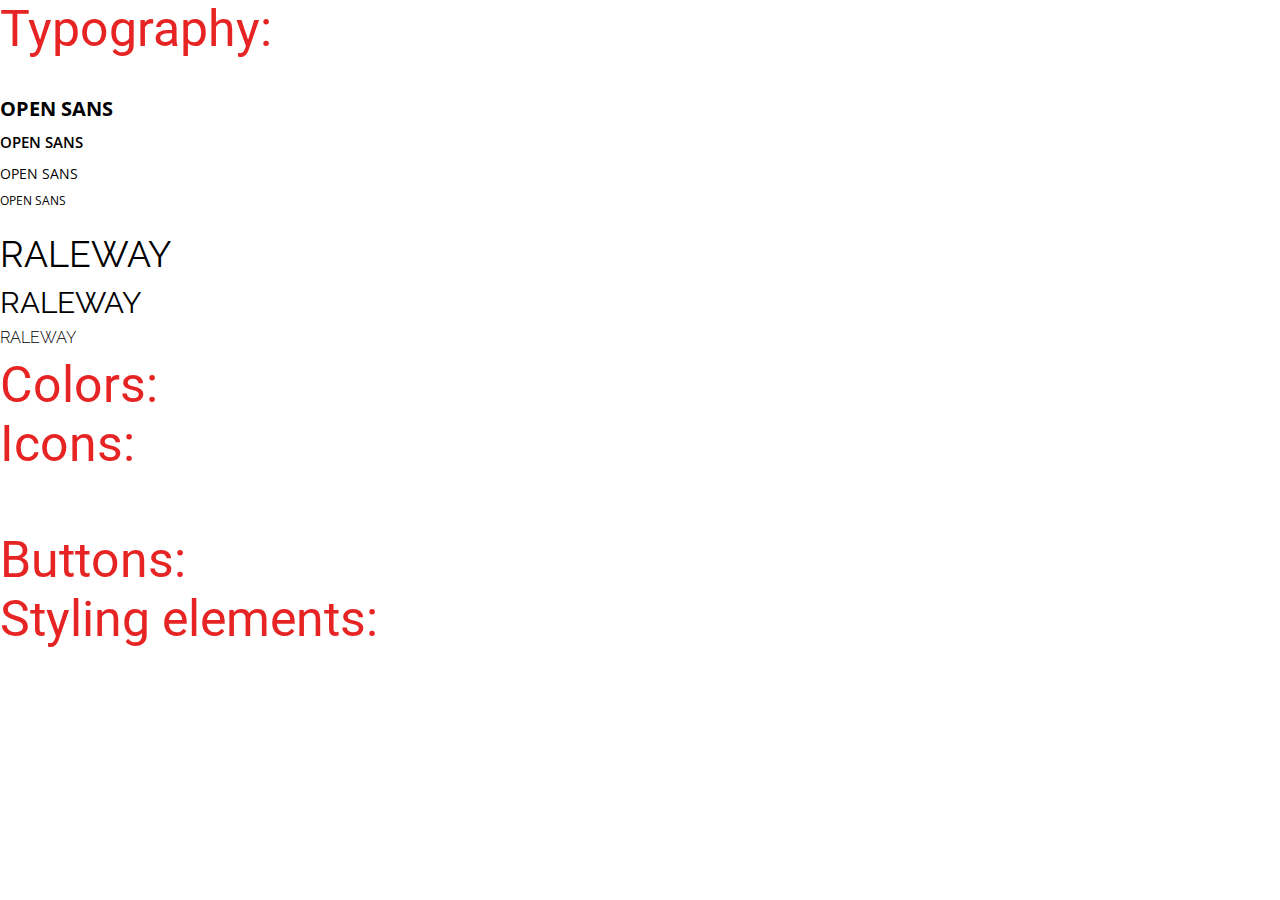
<file: maket_1/index.html>
<!DOCTYPE html>
<html lang="en">
<head>
    <meta charset="UTF-8">
    <meta http-equiv="X-UA-Compatible" content="IE=edge">
    <meta name="viewport" content="width=device-width, initial-scale=1.0">
    <link rel="stylesheet" href="./css/zeroing.css">
    <link rel="stylesheet" href="./css/style.css">
    <title>Maket_1</title>
</head>
<body>
    <div class="typography">
        <p class="heading">Typography:</p>
        <p class="size-20 font-family_OpenSans">OPEN SANS</p>
        <p class="size-15 font-family_OpenSans">OPEN SANS</p>
        <p class="size-14 font-family_OpenSans">OPEN SANS</p>
        <p class="size-12 font-family_OpenSans">OPEN SANS</p>
        <p class="size-36 font-family_Raleway">RALEWAY</p>
        <p class="size-30 font-family_Raleway">RALEWAY</p>
        <p class="size-16 font-family_Raleway">RALEWAY</p>
    </div>
    <div class="colors">
        <p class="heading">Colors:</p>
        
    </div>
    <div class="icons">
        <p class="heading">Icons:</p>

    </div>
    <div class="buttons">
        <p class="heading">Buttons:</p>
    </div>
    <div class="styling_elements">
        <p class="heading">Styling elements:</p>
    </div>
</body>
</html>
</file>
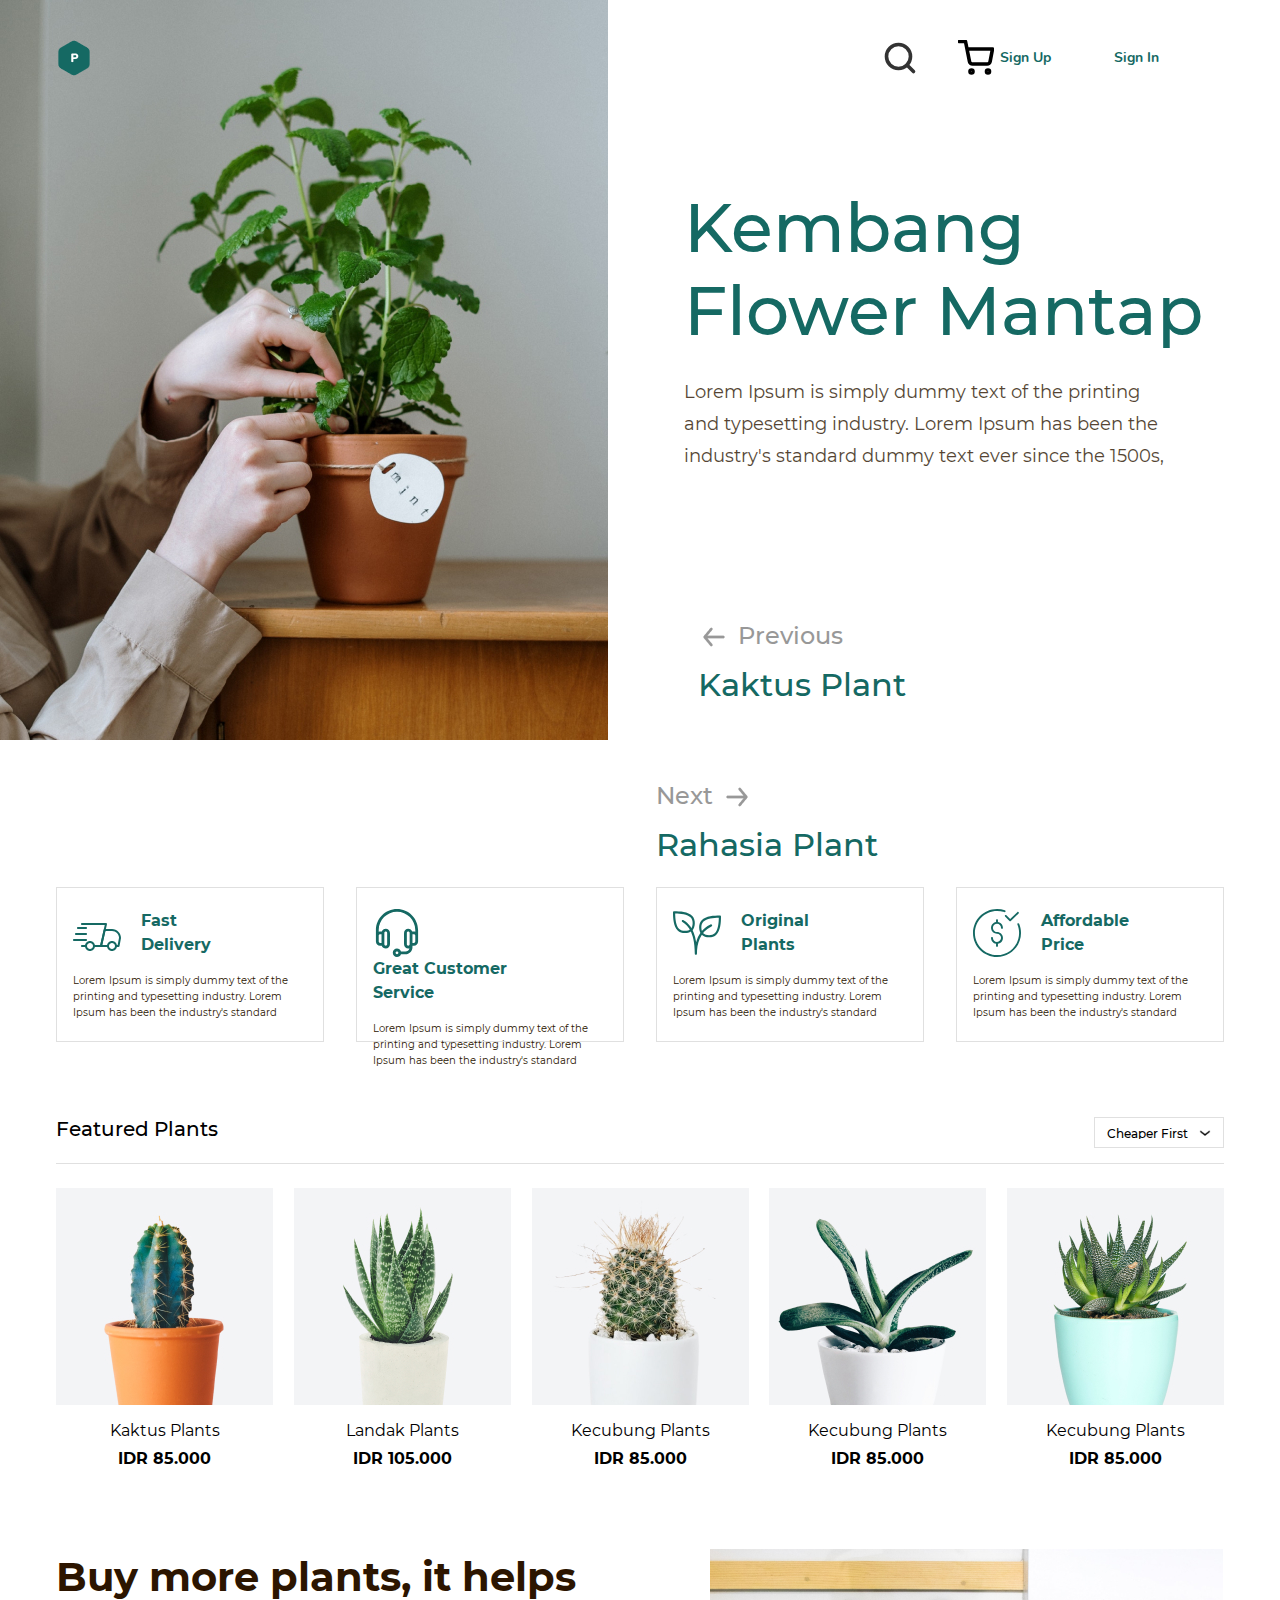
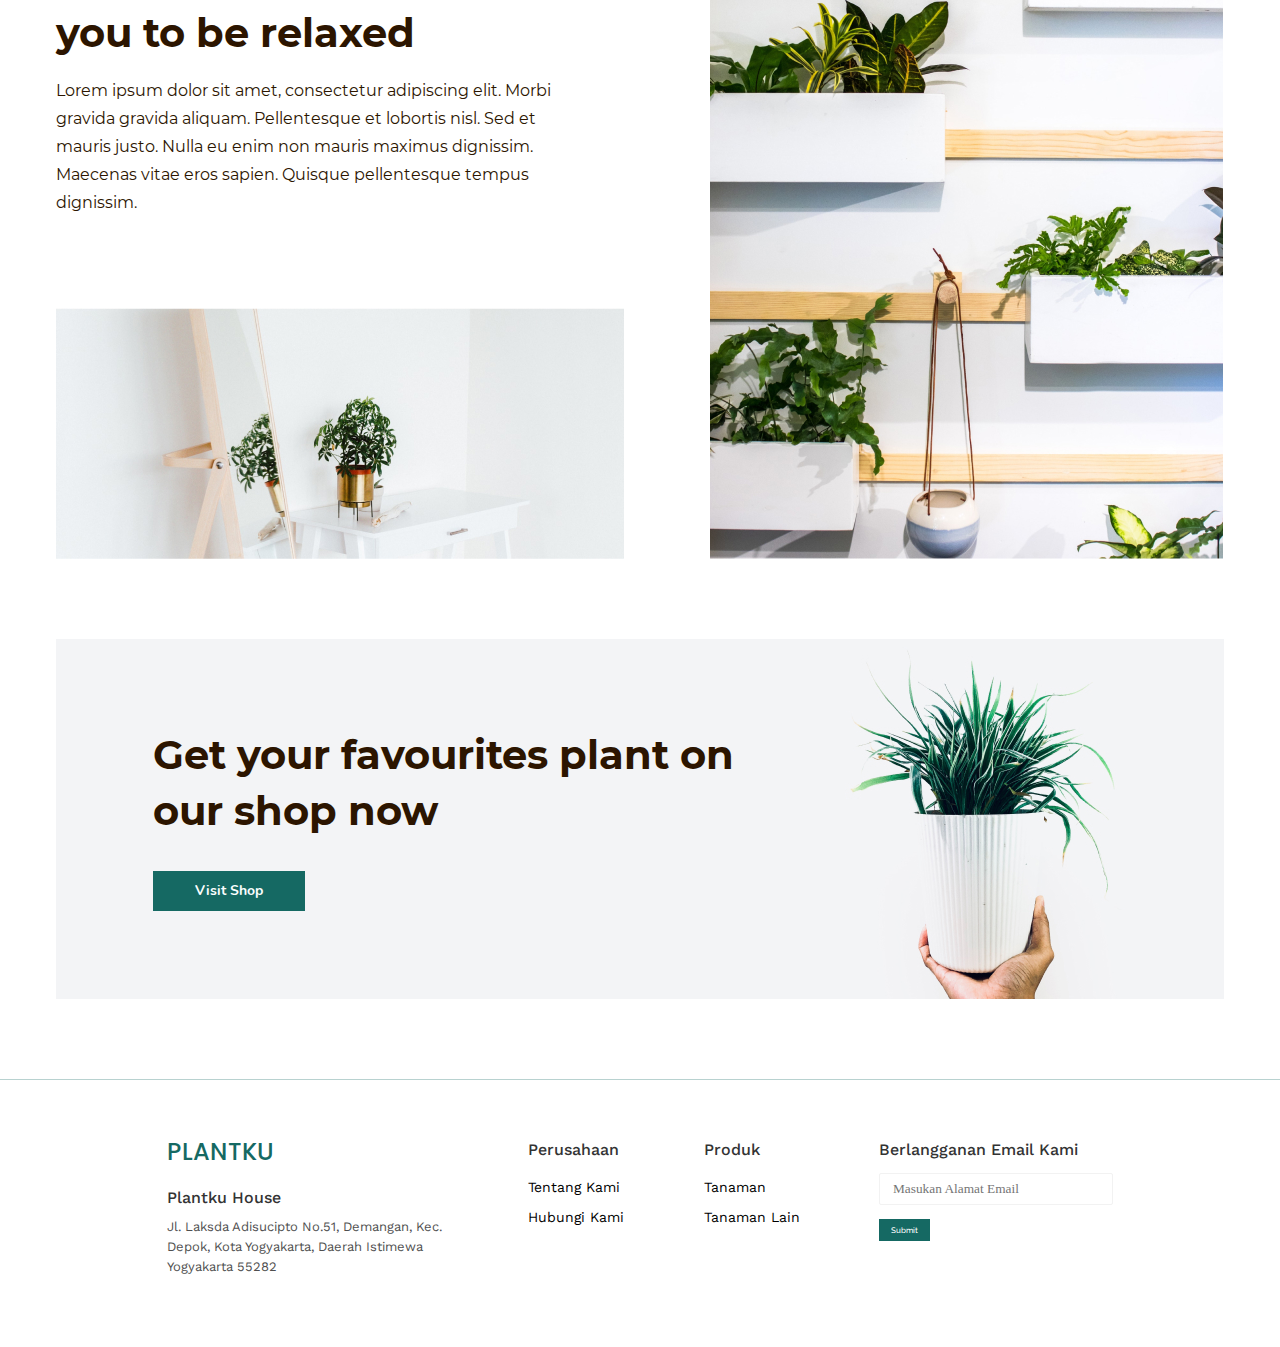
<file: maket_3/index.html>
<!DOCTYPE html>
<html lang="en">

<head>
    <meta charset="UTF-8">
    <meta http-equiv="X-UA-Compatible" content="IE=edge">
    <meta name="viewport" content="width=device-width, initial-scale=1.0">
    <link rel="stylesheet" href="./css/zeroing.css">
    <link rel="stylesheet" href="./css/style.css">
    <title>Plant Shop</title>
</head>

<body>
    <div class="wrap">
        <div class="info">
            <div class="types-of-flowers">
                <div class="types-of-flowers__img"></div>
                <div class="types-of-flowers__info">
                    <div class="types-of-flowers__info__header">
                        <div class="types-of-flowers__info__header__img">
                            <img src="./image/search.svg" alt="">
                            <img src="./image/shopping.svg" alt="">
                        </div>
                        <div class="types-of-flowers__info__header__a">
                            <a href="">Sign Up</a>
                            <a href="">Sign In</a>
                        </div>
                    </div>
                    <div class="types-of-flowers__info__text">
                        <p class="types-of-flowers__info__text__title">Kembang Flower Mantap</p>
                        <p class="types-of-flowers__info__text__discription">Lorem Ipsum is simply dummy text of the
                            printing and typesetting industry. Lorem Ipsum has been the industry's standard dummy text
                            ever since the 1500s, </p>
                    </div>
                    <div class="types-of-flowers__info__buttons">
                        <div class="types-of-flowers__info__buttons__previous">
                            <p class="types-of-flowers__info__buttons__direction">Previous</p>
                            <p class="types-of-flowers__info__buttons__name">Kaktus Plant</p>
                        </div>
                        <div class="types-of-flowers__info__buttons__next">
                            <p class="types-of-flowers__info__buttons__direction">Next</p>
                            <p class="types-of-flowers__info__buttons__name">Rahasia Plant</p>
                        </div>
                    </div>
                </div>
            </div>
        </div>
        <div class="advantages">
            <div class="advantages__item">
                <div class="advantages__item__title">
                    <img src="./image/fast.svg" alt="">
                    <p>Fast <br> Delivery</p>
                </div>
                <div class="advantages__item__description">Lorem Ipsum is simply dummy text of the printing and
                    typesetting industry. Lorem Ipsum has been the industry's standard </div>
            </div>
            <div class="advantages__item">
                <div class="advantages__item__title">
                    <img src="./image/headphones.svg" alt="">
                    <p>Great Customer <br> Service</p>
                </div>
                <div class="advantages__item__description">Lorem Ipsum is simply dummy text of the printing and
                    typesetting industry. Lorem Ipsum has been the industry's standard </div>
            </div>
            <div class="advantages__item">
                <div class="advantages__item__title">
                    <img src="./image/plant.svg" alt="">
                    <p>Original <br> Plants</p>
                </div>
                <div class="advantages__item__description">Lorem Ipsum is simply dummy text of the printing and
                    typesetting industry. Lorem Ipsum has been the industry's standard </div>
            </div>
            <div class="advantages__item">
                <div class="advantages__item__title">
                    <img src="./image/dollar-symbol.svg" alt="">
                    <p>Affordable <br> Price</p>
                </div>
                <div class="advantages__item__description">Lorem Ipsum is simply dummy text of the printing and
                    typesetting industry. Lorem Ipsum has been the industry's standard </div>
            </div>
        </div>
        <div class="featured_plants">
            <div class="featured_plants__header">
                <p class="featured_plants__header__title">Featured Plants</p>
                <select name="" id="">
                    <option value="" selected>Cheaper First</option>
                </select>
            </div>
            <div class="featured_plants__catalog">
                <div class="featured_plants__catalog__item">
                    <img src="./image/Kaktus.jpg" alt="">
                    <p class="featured_plants__catalog__item__name">Kaktus Plants</p>
                    <p class="featured_plants__catalog__item__price">IDR 85.000</p>
                </div>
                <div class="featured_plants__catalog__item">
                    <img src="./image/Landak.jpg" alt="">
                    <p class="featured_plants__catalog__item__name">Landak Plants</p>
                    <p class="featured_plants__catalog__item__price">IDR 105.000</p>
                </div>
                <div class="featured_plants__catalog__item">
                    <img src="./image/Kecubung_1.jpg" alt="">
                    <p class="featured_plants__catalog__item__name">Kecubung Plants</p>
                    <p class="featured_plants__catalog__item__price">IDR 85.000</p>
                </div>
                <div class="featured_plants__catalog__item">
                    <img src="./image/Kecubung_2.jpg" alt="">
                    <p class="featured_plants__catalog__item__name">Kecubung Plants</p>
                    <p class="featured_plants__catalog__item__price">IDR 85.000</p>
                </div>
                <div class="featured_plants__catalog__item">
                    <img src="./image/Kecubung_3.jpg" alt="">
                    <p class="featured_plants__catalog__item__name">Kecubung Plants</p>
                    <p class="featured_plants__catalog__item__price">IDR 85.000</p>
                </div>
            </div>
        </div>
        <div class="help-of-plants">
            <div class="help-of-plants__info">
                <div class="help-of-plants__info__text">
                    <p class="help-of-plants__info__text__title">Buy more plants, it helps you to be relaxed </p>
                    <p class="help-of-plants__info__text__description">Lorem ipsum dolor sit amet, consectetur
                        adipiscing elit. Morbi gravida gravida aliquam. Pellentesque et lobortis nisl. Sed et mauris
                        justo. Nulla eu enim non mauris maximus dignissim. Maecenas vitae eros sapien. Quisque
                        pellentesque tempus dignissim.</p>
                </div>
                <div class="help-of-plants__info__img"><img src="./image/help-of-plants_img.jpg" alt=""></div>
            </div>
            <div class="help-of-plants__picture"><img src="./image/help-of-plants_picture.jpg" alt=""></div>
        </div>
        <div class="visit-shop">
            <div class="visit-shop__info">
                <p class="visit-shop__info__title">Get your favourites plant on our shop now</p>
                <button>Visit Shop</button>
            </div>
        </div>
    </div>
    <div class="footer">
        <div class="footer__info">
            <div>
                <h2>plantku</h2>
                <p class="footer__info__title">Plantku House</p>
                <p class="footer__info__address">Jl. Laksda Adisucipto No.51, Demangan, Kec. Depok, Kota Yogyakarta,
                    Daerah Istimewa Yogyakarta 55282</p>
            </div>
            <div class="nav">
                <p class="footer__info__title"><a href="#">Perusahaan</a></p>
                <p class="footer__info__item"><a href="#">Tentang Kami</a></p>
                <p class="footer__info__item"><a href="#">Hubungi Kami</a></p>
            </div>
            <div class="nav">
                <p class="footer__info__title"><a href="#">Produk</a></p>
                <p class="footer__info__item"><a href="#">Tanaman</a></p>
                <p class="footer__info__item"><a href="#">Tanaman Lain</a></p>
            </div>
            <div class="form">
                <p class="footer__info__title">Berlangganan Email Kami</p>
                <form action="#">
                    <input type="email" placeholder="Masukan Alamat Email">
                    <input type="submit" value="Submit">
                </form>
            </div>
        </div>
    </div>
</body>

</html>
</file>
<file: maket_1/css/zeroing.css>
/*Обнуление*/
* {
    padding: 0; 
    margin: 0; 
    border: 0;
}

*,*:before,*:after {
    -moz-box-sizing: border-box;
    -webkit-box-sizing: border-box; 
    box-sizing: border-box;
}

:focus,:active {
    outline: none;
}

a:focus,a:active {
    outline: none;
}

nav,footer,header,aside {
    display: block;
}

html,body {
    height: 100%;
    width: 100%;
    line-height: 1;
    font-size: 14px;
    -ms-text-size-adjust: 100%;
    -moz-text-size-adjust: 100%;
    -webkit-text-size-adjust: 100%;
}

input,button,textarea {
    font-family:inherit;
}

input::-ms-clear {
    display: none;
}

button {
    cursor: pointer;
}

button::-moz-focus-inner {
    padding:0;border:0;
}

a, a:visited {
    text-decoration: none;
}

a:hover {
    text-decoration: none;
}

ul li {
    list-style: none;
}

img {
    vertical-align: top;
}

h1,h2,h3,h4,h5,h6 {
    font-size:inherit;
    font-weight: 400;
}
/*--------------------*/
</file>
<file: maket_1/css/style.css>
@font-face {
    font-family: "OpenSans-Regular";
    src: url('../fonts/OpenSans-Regular.ttf');
}

@font-face {
    font-family: "OpenSans-Bold";
    src: url('../fonts/OpenSans-Bold.ttf');
}

@font-face {
    font-family: "OpenSans-SemiBold_600";
    src: url('../fonts/OpenSans-SemiBold.ttf');
}

@font-face {
    font-family: "Raleway-Light_300";
    src: url('../fonts/Raleway-Light.ttf');
}

@font-face {
    font-family: "Raleway-Regular";
    src: url('../fonts/Raleway-Regular.ttf');
}

@font-face {
    font-family: "Roboto-Regular";
    src: url('../fonts/Roboto-Regular.ttf');
}

.wrap {
    padding: 43px 0 200px 50px;
}

.heading {
    font-family: "Roboto-Regular";
    font-size: 50px;
    line-height: 59px;
    color: #E72424;
}

.font-family_OpenSans {
    font-family: "OpenSans-Regular";
}

.size-20 {
    font-family: "OpenSans-Bold";
    font-size: 20px;
    line-height: 27px;
    margin-top: 36px;
}

.size-15 {
    font-family: "OpenSans-SemiBold_600";
    font-size: 15px;
    line-height: 20px;
    margin-top: 10px;
}

.size-14 {
    font-size: 14px;
    line-height: 19px;
    margin-top: 12px;
}

.size-12 {
    font-size: 12px;
    line-height: 16px;
    margin-top: 10px;
}

.font-family_Raleway {
    font-family: "Raleway-Regular";
}

.size-36 {
    font-size: 36px;
    line-height: 42px;
    margin-top: 24px;
}

.size-30 {
    font-size: 30px;
    line-height: 35px;
    margin-top: 10px;
}

.size-16 {
    font-family: "Raleway-Light_300";
    font-size: 16px;
    line-height: 19px;
    margin: 8px 0 9px;
}

.circles {
    margin: 38px 0 38px 11px;
}

.circle {
    display: inline-block;
    width: 50px;
    height: 50px;
    border-radius: 50%;
    margin-right: 24px;
}

.circle_color_1 {
    background: #212121;
}

.circle_color_2 {
    background: #E72424;
}

.circle_color_3 {
    background: #86878B;
}

.circle_color_4 {
    background: #333333;
}

.circle_color_5 {
    background: #000000;
}

.img_icons {
    margin-top: 38px;
}

.img_icons img {
    margin-right: 37px;
}

.img_icons div:first-child {
    margin-bottom: 38px;
}

.buttons {
    margin-top: 57px;
}

.block_1 {
    margin: 38px 0 41px;
    width: 740px;
    height: 121px;
    background: #333333;
}

.block_1 button {
    width: 135px;
    height: 42px;
    margin: 37px 0 42px 24px;
    background: none;
    border: 1px solid white;
    color: white;
    font-size: 15px;
    line-height: 20px;
    text-align: center;
    font-family: "OpenSans-SemiBold_600";
}

.block_2 {
    width: 739px;
    height: 115px;
    background: #333333;
    margin-top: 41px;
    display: flex;
    justify-content: start;
    align-items: center;
}

hr {
    width: 64px;
    height: 1px;
    margin-left: 32px;
}

.line_white {
    color: white;
    background-color: white;
}

.line_red {
    margin-top: 41px;
    color: red;
    background-color: red;
}
</file>
<file: maket_3/css/zeroing.css>
/*Обнуление*/
* {
    padding: 0; 
    margin: 0; 
    border: 0;
}

*,*:before,*:after {
    -moz-box-sizing: border-box;
    -webkit-box-sizing: border-box; 
    box-sizing: border-box;
}

:focus,:active {
    outline: none;
}

a:focus,a:active {
    outline: none;
}

nav,footer,header,aside {
    display: block;
}

html,body {
    height: 100%;
    width: 100%;
    line-height: 1;
    font-size: 14px;
    -ms-text-size-adjust: 100%;
    -moz-text-size-adjust: 100%;
    -webkit-text-size-adjust: 100%;
}

input,button,textarea {
    font-family:inherit;
}

input::-ms-clear {
    display: none;
}

button {
    cursor: pointer;
}

button::-moz-focus-inner {
    padding:0;border:0;
}

a, a:visited {
    text-decoration: none;
}

a:hover {
    text-decoration: none;
}

ul li {
    list-style: none;
}

img {
    vertical-align: top;
}

h1,h2,h3,h4,h5,h6 {
    font-size:inherit;
    font-weight: 400;
}
/*--------------------*/
</file>
<file: maket_3/css/style.css>
@font-face {
    font-family: "Montserrat-Regular";
    src: url('../fonts/Montserrat-Regular.ttf');
}

@font-face {
    font-family: "Montserrat-Medium_500";
    src: url('../fonts/Montserrat-Medium.ttf');
}

@font-face {
    font-family: "Montserrat-Bold";
    src: url('../fonts/Montserrat-Bold.ttf');
}

@font-face {
    font-family: "Nunito-Bold";
    src: url('../fonts/Nunito-Bold.ttf');
}

@font-face {
    font-family: "WorkSans-Regular";
    src: url('../fonts/WorkSans-Regular.ttf');
}

@font-face {
    font-family: "WorkSans-Medium_500";
    src: url('../fonts/WorkSans-Medium.ttf');
}

@font-face {
    font-family: "Poppins-Medium_500";
    src: url('../fonts/Poppins-Medium.ttf');
}

@font-face {
    font-family: "Raleway-Medium_500";
    src: url('../fonts/Raleway-Medium.ttf');
}

.wrap {
    font-family: "Montserrat-Regular";
}

.info {
    height: 100%;
}

.types-of-flowers {
    max-height: 740px;
    height: 100%;
    display: flex;
}

.types-of-flowers__img {
    width: 47.5%;
    background: url(../image/add_bg.png) 56px 40px no-repeat, url(../image/Kembang_Flower_\ Mantap.jpg) 50%/cover no-repeat;
}

.types-of-flowers__info {
    width: 52.5%;
}

.types-of-flowers__info__header {
    width: 584px;
    display: flex;
    justify-content: end;
    margin-top: 40px;
}

.types-of-flowers__info__header div {
    display: flex;
}

.types-of-flowers__info__header__img {
    cursor: pointer;
}

.types-of-flowers__info__header__img img:first-child {
    margin-right: 40px;
}

.types-of-flowers__info__header__img img:last-child {
    margin-right: 8px;
}

.types-of-flowers__info__header__a a {
    display: flex;
    justify-content: center;
    align-items: center;
    width: 111px;
    height: 36px;
    font-size: 14px;
    line-height: 20px;
    color: #156963;
    font-family: "Nunito-Bold";
}

.types-of-flowers__info__header__a a:hover {
    background: #156963;
    color: white;
}

.types-of-flowers__info__text {
    margin: 110px 0 110px 76px;
    max-width: 520px;
}

.types-of-flowers__info__text__title {
    font-size: 68px;
    line-height: 83px;
    color: #156963;
    font-family: "Montserrat-Medium_500";
    margin-bottom: 24px;
}

.types-of-flowers__info__text__discription {
    font-size: 18px;
    line-height: 32px;
    color: #2C1500;
    opacity: 0.8;
    padding-right: 26px;
}

.types-of-flowers__info__buttons div {
    padding: 39px 48px;
    height: 160px;
    display: inline-block;
}

.types-of-flowers__info__buttons p {
    display: inline-block;
}

.types-of-flowers__info__buttons .types-of-flowers__info__buttons__previous {
    width: 266px;
    margin-left: 90px;
    padding-left: 0;
}

.types-of-flowers__info__buttons__direction {
    font-size: 24px;
    line-height: 29px;
    color: #333333;
    font-family: "Montserrat-Medium_500";
    margin-bottom: 12px;
    opacity: 0.5;
}

.types-of-flowers__info__buttons__previous .types-of-flowers__info__buttons__direction::before {
    content: "";
    background: url(../image/arrow.png) no-repeat;
    display: inline-block;
    width: 32px;
    height: 32px;
    margin-right: 8px;
    vertical-align: top;
}

.types-of-flowers__info__buttons__name {
    font-size: 32px;
    line-height: 39px;
    color: #156963;
    font-family: "Montserrat-Medium_500";
}

.types-of-flowers__info__buttons__next {
    width: 320px;
}

.types-of-flowers__info__buttons__next .types-of-flowers__info__buttons__direction::after {
    content: "";
    background: url(../image/arrow.png) no-repeat;
    display: inline-block;
    width: 32px;
    height: 32px;
    transform: rotate(180deg);
    margin-left: 8px;
    vertical-align: top;
}

.types-of-flowers__info__buttons div:hover {
    background: #156963;
    color: #F2F2F2;
}

.types-of-flowers__info__buttons div:hover .types-of-flowers__info__buttons__name {
    color: white;
}

.types-of-flowers__info__buttons div:hover .types-of-flowers__info__buttons__direction {
    color: #F2F2F2;
}

.advantages {
    max-width: 1168px;
    display: flex;
    justify-content: space-between;
    margin: 147px auto 75px;
}

.advantages__item {
    width: 268px;
    height: 155px;
    border: 1px solid #E0E0E0;
    padding: 21px 16px;
}

.advantages__item__title {
    margin-bottom: 16px;
    width: 201px;
}

.advantages__item__title img {
    margin-right: 16px;
}

.advantages__item__title p {
    display: inline-block;
    font-size: 16px;
    line-height: 24px;
    color: #156963;
    font-family: "Montserrat-Bold";
}

.advantages__item__description {
    font-size: 10px;
    line-height: 16px;
    color: #2C1500;
}

.featured_plants {
    max-width: 1168px;
    margin: 0 auto;
}

.featured_plants__header {
    height: 47px;
    display: flex;
    justify-content: space-between;
    font-family: "Montserrat-Medium_500";
    color: #000000;
    border-bottom: 1px solid #E0E0E0;
    margin-bottom: 24px;
}

.featured_plants__header__title {
    font-size: 20px;
    line-height: 24px;
}

.featured_plants__header select {
    appearance: none;
    background: url(../image/arrow_custom.png) no-repeat right/12px;
    background-position-x: calc(100% - 12px);
    width: 130px;
    height: 31px;
    font-size: 12px;
    line-height: 15px;
    padding: 8px 0 8px 12px;
    font-family: "Montserrat-Medium_500";
    border: 1px solid #E0E0E0;
}

.featured_plants__catalog {
    display: flex;
    justify-content: space-between;
    margin-bottom: 80px;
}

.featured_plants__catalog__item img {
    width: 217px;
    height: 217px;
    margin-bottom: 16px;
}

.featured_plants__catalog__item p {
    text-align: center;
}

.featured_plants__catalog__item__name {
    margin-bottom: 8px;
    font-size: 16px;
    line-height: 20px;
}

.featured_plants__catalog__item__price {
    font-size: 16px;
    line-height: 20px;
    font-family: "Montserrat-Bold";
}

.help-of-plants {
    display: flex;
    margin: 0 auto 80px;
    max-width: 1168px;
}

.help-of-plants__info {
    width: 56%;
    display: flex;
    flex-direction: column;
    justify-content: space-between;
}

.help-of-plants__info__text {
    max-width: 522px;
}

.help-of-plants__info__text__title {
    font-size: 40px;
    line-height: 56px;
    color: #2C1500;
    font-family: "Montserrat-Bold";
    margin-bottom: 16px;
}

.help-of-plants__info__text__description {
    font-size: 16px;
    line-height: 28px;
    color: #2C1500;
}

.help-of-plants__picture {
    width: 44%;
}

.visit-shop {
    max-width: 1168px;
    margin: 0 auto 80px;
    background: url(../image/bg.jpg) no-repeat right #F3F4F6;
    background-position-x: calc(100% - 41px);
    min-height: 360px;
    display: flex;
    align-items: center;
}

.visit-shop__info {
    margin-left: 97px;
}

.visit-shop button {
    font-size: 14px;
    line-height: 20px;
    text-align: center;
    color: #FAFEFE;
    font-family: "Nunito-Bold";
    background: #156963;
    width: 152px;
    height: 40px;
}

.visit-shop__info__title {
    font-size: 40px;
    line-height: 56px;
    color: #2C1500;
    font-family: "Montserrat-Bold";
    max-width: 585px;
    margin-bottom: 32px;
}

.footer {
    border-top: 1px solid rgba(21, 105, 99, 0.3);
    min-height: 268px;
}

.footer__info {
    display: flex;
    justify-content: space-between;
    max-width: 946px;
    margin: 60px auto 0;
}

.footer__info h2 {
    font-size: 24px;
    line-height: 24px;
    text-transform: uppercase;
    color: #156963;
    font-family: "Poppins-Medium_500";
    margin-bottom: 24px;
}

.footer__info__title, .footer__info__title a {
    font-size: 16px;
    line-height: 19px;
    color: #333333;
    font-family: "WorkSans-Medium_500";
    margin-bottom: 10px;
}

.footer__info__address {
    max-width: 282px;
    font-size: 13px;
    line-height: 20px;
    color: #4F4F4F;
    font-family: "WorkSans-Regular";
}

.nav .footer__info__title {
    margin-bottom: 20px;
}

.footer__info__item, .footer__info__item a {
    font-size: 14px;
    line-height: 16px;
    font-family: "WorkSans-Regular";
    margin-bottom: 14px;
    color: #000000;
}

.form .footer__info__title {
    margin-bottom: 14px;
}

.form {
    max-width: 234px;
}

.form form input:first-child {
    width: 234px;
    height: 32px;
    border: 1px solid #F2F2F2;
    border-radius: 2px;
    margin-bottom: 14px;
    padding-left: 13px;
}

.form form input:last-child {
    width: 51px;
    height: 22px;
    background: #156963;
    color: #FFFFFF;
    font-size: 8px;
    line-height: 14px;
    font-family: "Raleway-Medium_500";
    cursor: pointer;
}
</file>
